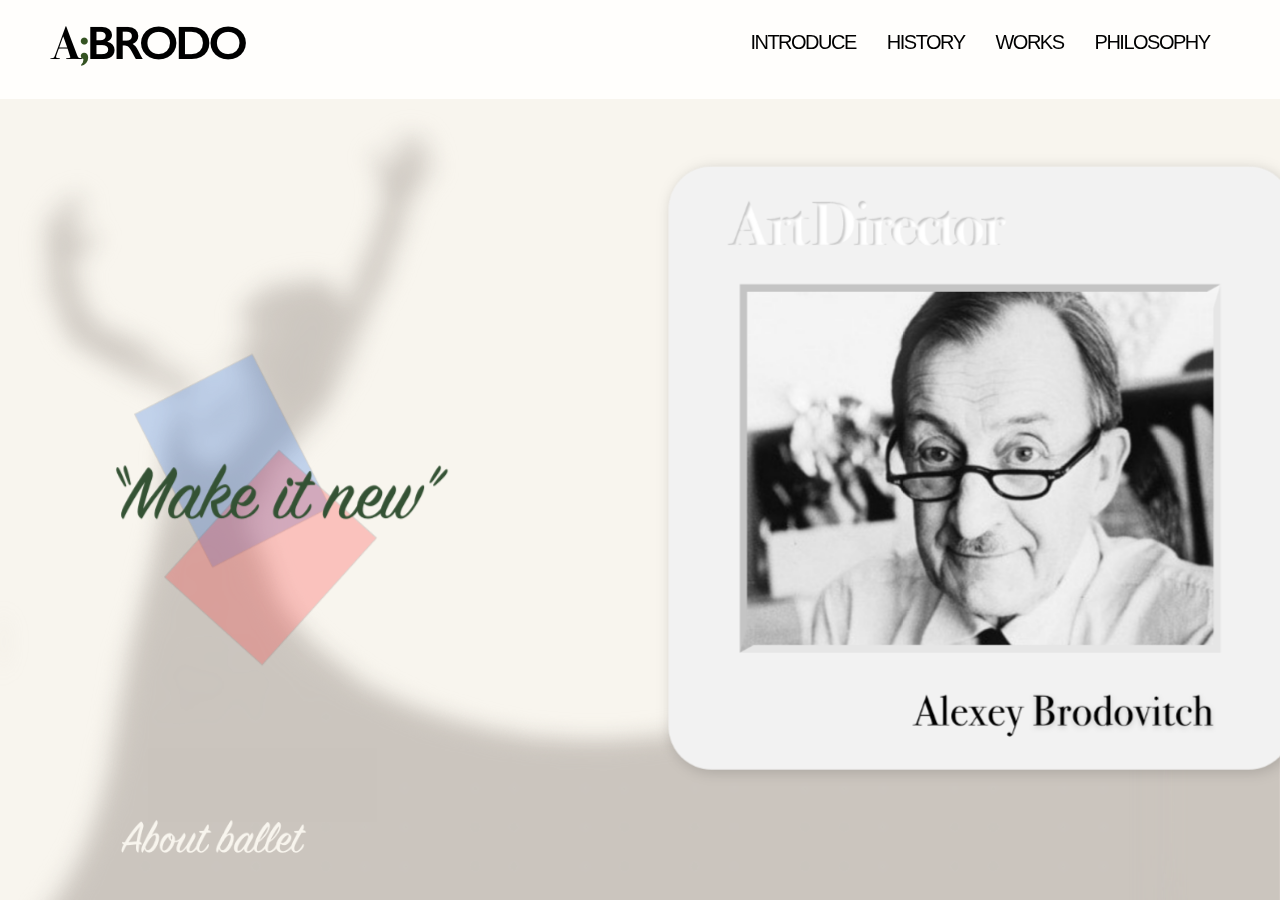
<file: index.html>
<!DOCTYPE html>
<html lang="ko">
<head>
    <meta charset="UTF-8">
    <meta name="viewport" content="width=device-width, initial-scale=1.0">
    <title>Alexey Brodovitch</title>
    <link rel="stylesheet" href="style.css">
    
</head>
<body>
    <div class="menu">
       
        <div class="mwrap">
            <div class="logo"><a href="file:///Volumes/Elements/2학기/웹디자인/코딩/title%20web.html"><img src="img/logo.png"></a></div>
            <div class="menubar" id="open"><img src="img/menu.svg" alt=""></div>
            <div class="test"><a href=""><img src="img/test.png"></a></div>
            <div class="mbt"><a href="file:///Volumes/Elements/2학기/웹디자인/코딩/wide1.html">Introduce</a></div>
            <div class="mbt"><a href="">History</a></div>
            <div class="mbt"><a href="">Works</a></div>
            <div class="mbt"><a href="">Philosophy</a></div>
            
        </div>
        <ul class="menulist" id="menubox">
            <li><a href="file:///Volumes/Elements/2학기/웹디자인/코딩/wide1.html">Introduce</a></li>
            <li>Works</li>
            <li>History</li>
            <li>Philosophy</li>
            <div class="cbt" id="close">Menu Close</div>
        </ul>
    </div>
    <div class="tit"><img src="img/title.png" alt=""></div>
    <div class="Alexey"><img src="img/alexey.png" alt=""></div>
    <div class="bg"></div>
    
    
</body>

<script>
    document.getElementById('open').addEventListener('click',function(){
        document.getElementById('menubox').style.display = 'block';
    });
    document.getElementById('close').addEventListener('click',function(){
        document.getElementById('menubox').style.display = 'none';
    });
</script>

</html>
</file>
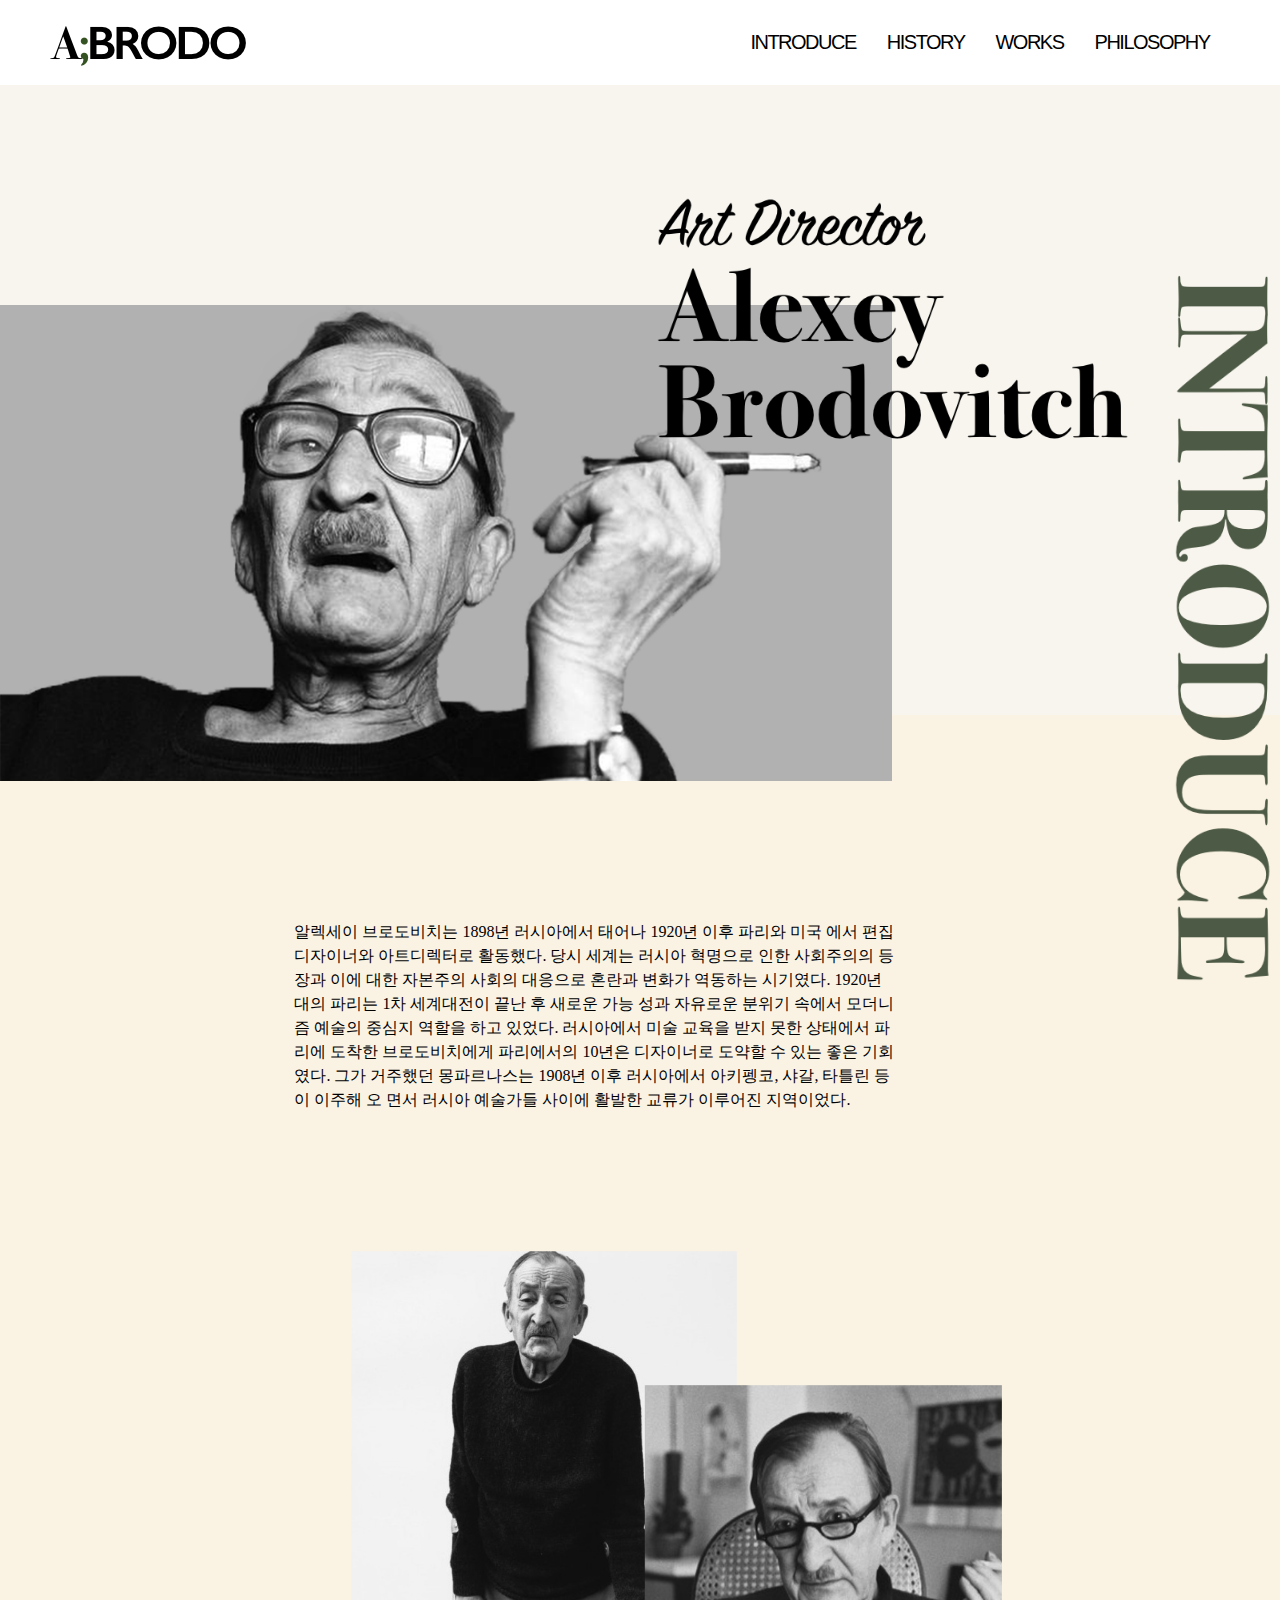
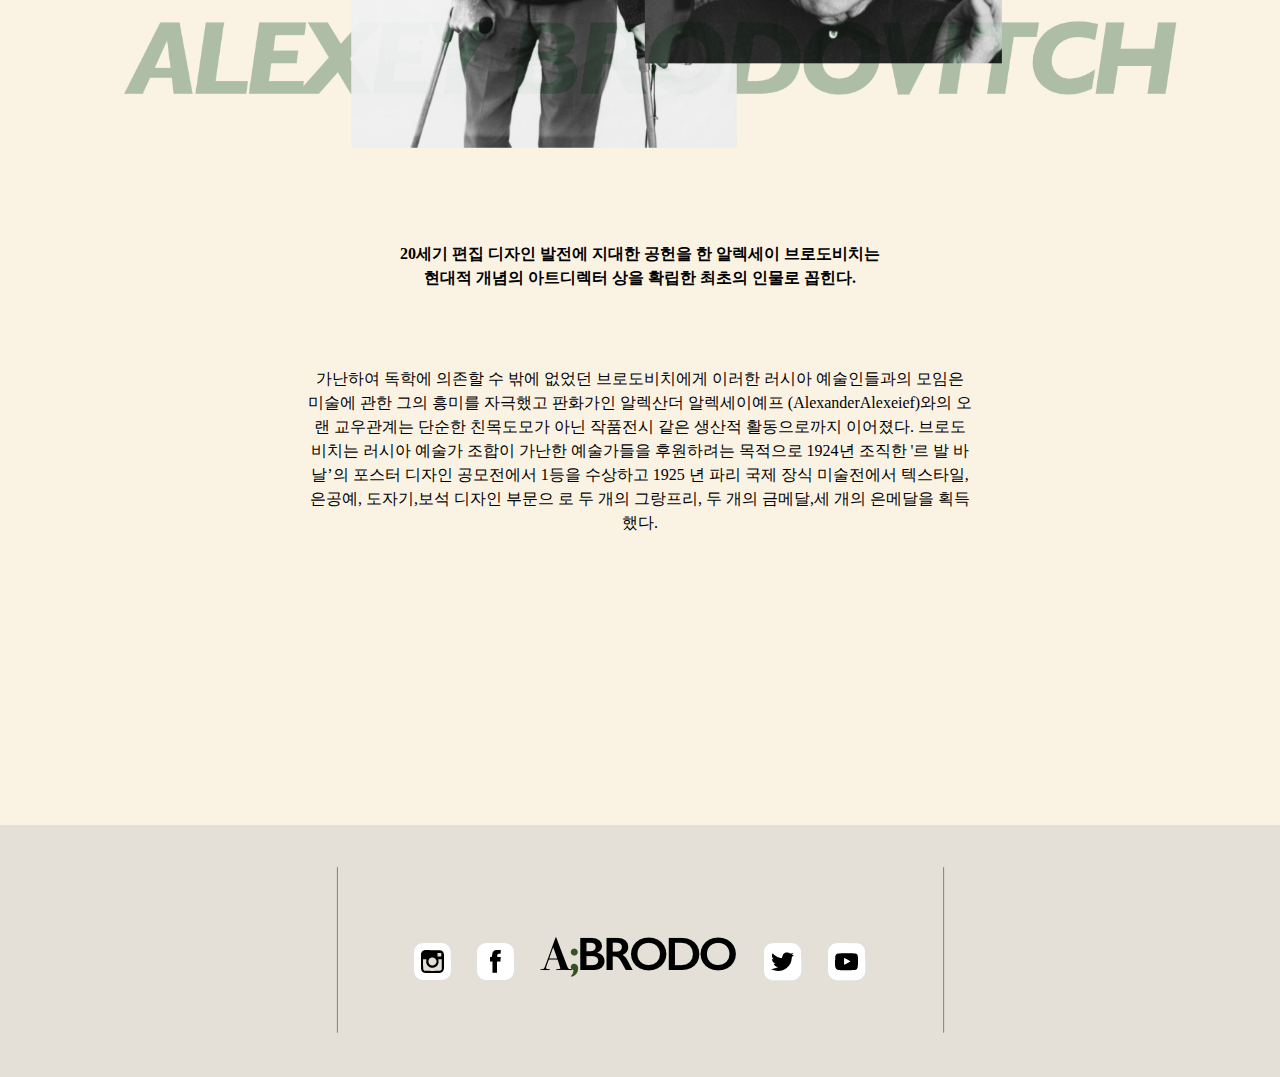
<file: wide1.html>
<!DOCTYPE html>
<html lang="ko">
<head>
    <meta charset="UTF-8">
    <meta name="viewport" content="width=device-width, initial-scale=1.0">
    <title>wide1</title>
    <link href="style2.css" rel="stylesheet">
</head>
<body>
    <div class="all">
        <div class="menu">
            <div class="mwrap">
                <div class="logo"><a href="file:///Volumes/Elements/2학기/웹디자인/코딩/title%20web.html"><img src="img/logo.png"></a></div>
                <div class="menubar" id="open"><img src="img/menu.svg" alt=""></div>
                <div class="test"><a href=""><img src="img/test.png"></a></div>
                <div class="mbt"><a href="file:///Volumes/Elements/2학기/웹디자인/코딩/wide1.html">Introduce</a></div>
                <div class="mbt"><a href="">History</a></div>
                <div class="mbt"><a href="">Works</a></div>
                <div class="mbt"><a href="">Philosophy</a></div>
            </div>
            <ul class="menulist" id="menubox">
                <li><a href="file:///Volumes/Elements/2학기/웹디자인/코딩/wide1.html">Introduce</a></li>
                <li>Works</li>
                <li>History</li>
                <li>Philosophy</li>
                <div class="cbt" id="close">Menu Close</div>
            </ul>
            <div class="n">
                <div class="n1">
                    <div class="p1"><img src="img2/p1.png"></div>
                    <div class="p2"><img src="img2/p2.png"></div>
                    <div class="p3"><img src="img2/p3.png"></div>
                   
                   

                </div>

                <div class="n2">
                    <p class="t1">알렉세이 브로도비치는 1898년 러시아에서 태어나 1920년 이후 파리와 미국 에서 편집디자이너와 아트디렉터로 활동했다. 당시 세계는 러시아 혁명으로 인한 사회주의의 등장과 이에 대한 자본주의 사회의 대응으로 혼란과 변화가 역동하는 시기였다. 1920년대의 파리는 1차 세계대전이 끝난 후 새로운 가능 성과 자유로운 분위기 속에서 모더니즘 예술의 중심지 역할을 하고 있었다. 러시아에서 미술 교육을 받지 못한 상태에서 파리에 도착한 브로도비치에게 파리에서의 10년은 디자이너로 도약할 수 있는 좋은 기회였다. 그가 거주했던 몽파르나스는 1908년 이후 러시아에서 아키펭코, 샤갈, 타틀린 등이 이주해 오 면서 러시아 예술가들 사이에 활발한 교류가 이루어진 지역이었다. </p>
                    <div class="p4">
                        <div class="p4-1">
                            <img src="img2/p4-1.png">
                        </div>
                        <div class="p4-2">
                            <img src="img2/p4-2.png">
                        </div>
                        <div class="p4-3">
                            <img src="img2/p4-3.png">
                        </div>
                    </div>
                    <p class="t2">20세기 편집 디자인 발전에 지대한 공헌을 한 알렉세이 브로도비치는<br>현대적 개념의 아트디렉터 상을 확립한 최초의 인물로 꼽힌다.</p>
                    <p class="t3">가난하여 독학에 의존할 수 밖에 없었던 브로도비치에게 이러한 러시아 예술인들과의 모임은 미술에 관한 그의 흥미를 자극했고 판화가인 알렉산더 알렉세이예프 (AlexanderAlexeief)와의 오랜 교우관계는 단순한 친목도모가 아닌 작품전시 같은 생산적 활동으로까지 이어졌다. 브로도비치는 러시아 예술가 조합이 가난한 예술가들을 후원하려는 목적으로 1924년 조직한 '르 발 바날’의 포스터 디자인 공모전에서 1등을 수상하고 1925 년 파리 국제 장식 미술전에서 텍스타일,은공예, 도자기,보석 디자인 부문으 로 두 개의 그랑프리, 두 개의 금메달,세 개의 은메달을 획득했다. </p>
                </div>

                
                <div class="n3">
                    <div class="d">
                        <div class="d-1">
                            <img src="img2/d-1.png">
                        </div>
                        <div class="d-2">
                            <img src="img2/d-2.png">
                        </div>
                        <div class="d-logo">
                            <img src="img2/d-logo.png">
                        </div>
                        <div class="d-3">
                            <img src="img2/d-3.png">
                        </div>
                        <div class="d-3">
                            <img src="img2/d-4.png">
                        </div>

                    </div>
                    <div class="d-5">
                        <img src="img2/d-5.png">
        
                        

                    </div>
                    
                </div>
                

            </div>
        </div>
       
        

    </div>
</body>



<script>
    document.getElementById('open').addEventListener('click',function(){
        document.getElementById('menubox').style.display = 'block';
    });
    document.getElementById('close').addEventListener('click',function(){
        document.getElementById('menubox').style.display = 'none';
    });
    
</script>


</html>
</file>
<file: style.css>
@import url('https://fonts.googleapis.com/css2?family=Noto+Sans+KR:wght@100;200;300;400;500;600;700;800;900&display=swap');
* {
    margin: 0;
    padding: 0;
    text-decoration: none;
    list-style-type: none;
}

body {
    width: 100vw;
    height: 100vh;
    display: flex;
    justify-content: center;
    align-items: center;
    background: linear-gradient(to bottom, #FFFEFC 11%, #F8F5EE 11%);
    overflow: hidden;
}

.tit {
    position: center;
    scale: 90%;
    width: 100vw;
    transform: scale(0.9);
    z-index: 3;
    padding-top: 150px;
    padding-left: 230px;
    
}

.bg {
    position: fixed; 
    top: 80px;
    left: 0;
    width: 100%;
    height: 100%;
    background-image: url(img/bg.png);
    background-size: cover; 
    z-index: 1;
  }

.menu {
    position: fixed;
    width: 100%;
    height: 100vh;
    z-index: 2;
    margin: 0 auto;
}

.mwrap {
    width: 89%;
    display: flex;
    justify-content: space-between;
    align-items: center;
    margin: 0 auto;
    padding-top: 0px;
}

.mbt a {
    font-family: 'Pretendard Variable', sans-serif;
    font-weight: 300;
    font-size: 20px;
    color: black;
    letter-spacing: -1.5px;
    text-transform: uppercase;
    display: block;
    text-align: center;
    transition: all 0.5s;
    
}
.Alexey {
    scale: 75%;
    width: 100vw; 
    height: 100vh;
    text-align: right;
    z-index: 3;
    padding-top: 90px;
    right: 0;
}

.mbt a:hover {
    color: #125412;
}

.logo {
    scale: 100%;
    padding-top: 20px;
    padding-left:  0px;
    margin-left: -20px;
}
.menubar {
    display: none;
}
.menulist{
    display: none;
}


@media screen and (max-width:600px)

{
.mwrap{
text-align: center;
}

.menubar {
    display: block;
}
.mbt a{}

.tit{ 
margin-left: 0;
scale: 50%; 
transform: translate(60%, 0%) ; 
padding-left: 0px;
padding-top: 0px;
margin-top: -300px;
z-index: 2;

}
.Alexey {
    position: fixed;
    top: 70%;
    left: 50%;
    transform: translate(-70%, -70%) scale(0.60); 
    z-index: 2;
    width: 50px; 
    height: 50px; 
    text-align: center; 
    display: flex; 
    align-items: center; 
    justify-content: center; 
  }
.logo{ 
    position: relative;
    scale: 70%;
    text-align: left;
}
.menubar {
    padding-left: 34%;
    scale: 130%;
}
.menulist{
    display: none;position:
    absolute;z-index:
    2;width: 100%;
}
.menulist li{
    width: 100%;
    margin: 0 auto;
    padding: 10px 0px;
    border-top: 0.1px solid rgb(233, 233, 233);
    text-align: center;
    background-color: white;
    color: black;
    font-size: 1.em;
    transition: background-color 0.3s ease;
    
}
.cbt{
    width: 100%;
    margin: 0 auto;
    padding: 10px 0px;
    border-top: 0.1px solid rgb(233, 233, 233);
    text-align: center;
    background-color: white;
    color: black;
    font-size: 1.em;
}
.menulist li:hover {
    background-color: rgb(234, 234, 234);
    color: rgb(134, 134, 134); 
}
.cbt:hover {
    background-color: rgb(234, 234, 234);
    color: rgb(134, 134, 134); 
}
</file>
<file: style2.css>
* {
    margin: 0;
    padding: 0;
    text-decoration: none;
    list-style-type: none;
}

.menu {
    top: 0;
    width: 100vw;
    height: 88px;
    background-color: white;
    z-index: 4;
}

.mwrap {
    width: 89%;
    display: flex;
    justify-content: space-between;
    align-items: center;
    margin: 0 auto;
    padding-top: 0px;
}

.mbt a {
    font-family: 'Pretendard Variable', sans-serif;
    font-weight: 300;
    font-size: 20px;
    color: black;
    letter-spacing: -1.5px;
    text-transform: uppercase;
    display: block;
    text-align: center;
    transition: all 0.5s;
    
}

.mbt a:hover {
    color: #3F2DE7;
}

.logo {
    scale: 100%;
    padding-top: 20px;
    padding-left:  0px;
    margin-left: -20px;
}

.menubar {
    display: none;
}
.menulist{
    display: none;
}

.all {
    width: 100%;
    box-sizing: border-box;
    margin: 0 auto;
}


.n {
    position: relative; /* 절대 위치 대신 상대 위치로 변경 */
    height: 100vh; /* 요소가 차지하는 영역을 고려하여 높이를 조정 */
   
}
.n1 {
    display: flex; /* Flexbox로 요소 배치 설정 */
    justify-content: space-between; /* 요소들 사이의 간격을 최대화하여 옆으로 정렬 */
    width: 100vw;
    height: 70%;
    background-color: #F8F5EE;
}

.n2 {
    width: 100vw;
    height: 190%;
    background-color: #FAF3E4;
}

.n3 {
    width: 100vw;
    height: 25%;
    background-color: #E4E0D7;
   
}


.p1 img {
    position: relative;
    text-align: center;
    width: 80%; /* 이미지의 최대 너비를 부모 요소의 50%로 설정합니다. */
    height: auto; /* 이미지의 높이를 자동으로 조절하여 비율을 유지합니다. */
    padding-top: 220px;
    flex: 1;
    z-index: 1; /* p1 이미지가 가장 아래에 위치하도록 함 */
}

.p2 {
    position: absolute;
    scale: 80%;
    top: 8%;
    left: 45%;
    z-index: 2; /* p2 이미지가 p1 이미지 위에 위치하도록 함 */
    
}

.p3 img {
    max-width: 100%;
    height: auto;
    padding-top: 115%; /* 화면 높이의 10%만큼의 여백 */
    padding-left: 10%; /* 화면 너비의 1.5%만큼의 여백 */
}

.t1{ width: 47%;
    height: auto;
    padding-top: 16%;
    padding-left: 23%;
}


.p4 {
    scale: 75%;
    position: relative;
    padding-top: 5%;
}

.p4 .p4-1 {
    position: relative;
    text-align: center;
    left: -10%;
}

.p4 .p4-2 {
    scale: 90%;
    position: absolute;
    top: 56%;
    left: 67%;
    transform: translate(-50%, -50%);
}
.p4 .p4-3 {
    scale: 90%;
    position: absolute;
    top: 85%;
    left: 45%;
    transform: translate(-50%, -50%);
    mix-blend-mode: overlay;
    opacity: 30%;
}

.t2 {
    position: relative;
    text-align: center;
    padding-top: 0%;
    z-index: 1;
}

.t3 {
    text-align: center; /* 텍스트 가운데 정렬 */
    margin: 0 auto; /* 좌우 여백을 자동으로 설정하여 가운데 정렬 */
    width: 52%; /* 원하는 너비 설정 */
    padding-top: 6%; /* 위쪽 여백 설정 */
}

.t1, .t2, .t3 {
    font-size: 16px; /* 폰트 사이즈 조절 */
    line-height: 1.5; /* 행간 조절 */
}

.t2{ font-weight: bold;}

.n3 {
    display: flex;
    justify-content: center;
    align-items: center;
    height: 28vh;
}

.d {
    padding-top: 2%;
    display: flex;
    justify-content: center;
    align-items: center;
    z-index: 1;
}

.d > div {
    margin: 13px; /* 이미지 사이의 간격 조정 */
}

.d-logo{

}
.d-5{position: absolute;
    scale: 80%;
    z-index: 2;

}






@media screen and (max-width:600px)

{
.mwrap{
text-align: center;
}

.menubar {
    display: block;
}
.mbt a{}

.logo{ 
    position: relative;
    scale: 70%;
    text-align: left;
}
.menubar {
    padding-left: 34%;
    scale: 130%;
}
.menulist{
    display: none;position:
    absolute;z-index:
    2;width: 100%;
}
.menulist li{
    width: 100%;
    margin: 0 auto;
    padding: 10px 0px;
    border-top: 0.1px solid rgb(233, 233, 233);
    text-align: center;
    background-color: white;
    color: black;
    font-size: 1.em;
    transition: background-color 0.3s ease;
    
}
.cbt{
    width: 100%;
    margin: 0 auto;
    padding: 10px 0px;
    border-top: 0.1px solid rgb(233, 233, 233);
    text-align: center;
    background-color: white;
    color: black;
    font-size: 1.em;
}
.menulist li:hover {
    background-color: rgb(234, 234, 234);
    color: rgb(134, 134, 134); 
}
.cbt:hover {
    background-color: rgb(234, 234, 234);
    color: rgb(134, 134, 134); 
}

.n1 {
    display: flex; /* Flexbox로 요소 배치 설정 */
    justify-content: space-between; /* 요소들 사이의 간격을 최대화하여 옆으로 정렬 */
    width: 100vw;
    height: 40%;
    background-color: #F8F5EE;
}

.p2 {
    position: absolute;
    padding-left: 0;
    margin-left: -46%;
    margin-top: 13%;
    scale: 40%;
    top: 0;
    left: 0;
    z-index: 1; /* p2 이미지가 p1 이미지 위에 위치하도록 함 */
    filter: brightness(0) invert(1) grayscale(100%);
    
}

.p3 {
    display: none; /* 모바일 화면에서 숨김 */
}

.t1{ width: 90%;
    height: auto;
    padding-top: 8%;
    padding-left: 20px;
}

.p1 img {
    content: url('img2/p1.1.png');
    padding-top: 0;
    width: 100%; /* 이미지를 화면 가로 너비에 맞게 설정 */
    height: auto; /* 높이를 자동으로 조절하여 비율 유지 */
    max-width: none; /* 부모 요소에 최대 너비가 제한되어 있는 경우 해제 */
}

.p4 {
    scale: 65%;
    position: relative;
    padding-top: 0%;
    margin-top: -10%;
    
}


.p4 .p4-1 {
    position: relative;
    text-align: center;
    padding-left: 0;
    margin-left: -30%;
    
}

.p4 .p4-2 {
    scale: 90%;
    position: absolute;
    top: 65%;
    left: 70%;
    transform: translate(-50%, -50%);
}
.p4 .p4-3 {
    scale: 45%;
    position: absolute;
    top: 85%;
    padding-left: 0;
    margin-left: -90%;
    mix-blend-mode: overlay;
    opacity: 80%;
}

.t2 {
    width: 80%; /* 화면 가로 폭에 맞게 설정 */
    text-align: center;
    margin: 0 auto;
    padding-top: 0;
    z-index: 1;
    white-space: nowrap;
}

.t3 {
    text-align: center; /* 텍스트 가운데 정렬 */
    margin: 0 auto; /* 좌우 여백을 자동으로 설정하여 가운데 정렬 */
    width: 82%; /* 원하는 너비 설정 */
    padding-top: 6%; /* 위쪽 여백 설정 */
}
.n2 {
    width: 100vw;
    height: 165%;
    background-color: #FAF3E4;
}
.n3{
    height: 20vh;

}
.d {
    scale: 70%;
    padding-top: 2%;
    display: flex;
    justify-content: center;
    align-items: center;
    z-index: 1;
}
</file>
